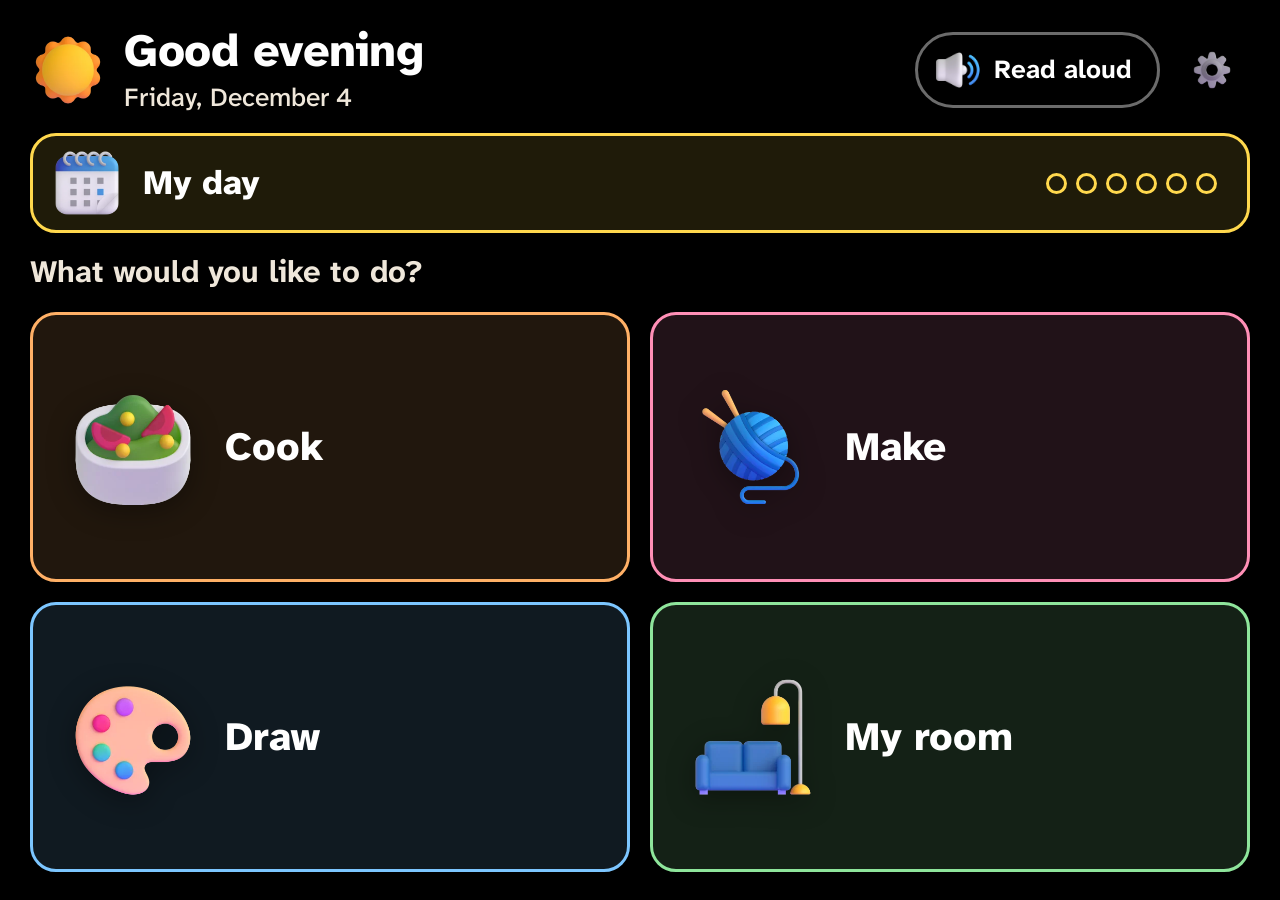
<file: index.html>
<!doctype html>
<html lang="en">
<head>
  <meta charset="utf-8">
  <meta name="viewport" content="width=device-width, initial-scale=1, viewport-fit=cover">
  <meta name="application-name" content="Gulzar">
  <meta name="description" content="Cook and make one step at a time, and draw with your own hand, with big pictures and a voice.">
  <meta name="mrbd-web-app-capable" content="yes">
  <meta name="robots" content="noindex, nofollow">
  <meta name="theme-color" content="#000000">
  <title>Gulzar</title>
  <link rel="icon" href="icon.svg" type="image/svg+xml">
  <link rel="manifest" href="manifest.webmanifest">
  <link rel="apple-touch-icon" href="icon-192.png">
  <link rel="preload" href="fonts/atkinson-latin.woff2" as="font" type="font/woff2" crossorigin>
  <link rel="stylesheet" href="style.css">
</head>
<body>
  <main id="screen" class="screen"></main>
  <div id="toast" class="toast" role="status" aria-live="polite" hidden></div>
  <noscript><p class="noscript">Gulzar needs JavaScript to run.</p></noscript>
  <script src="content.js"></script>
  <script src="app.js"></script>
</body>
</html>
</file>
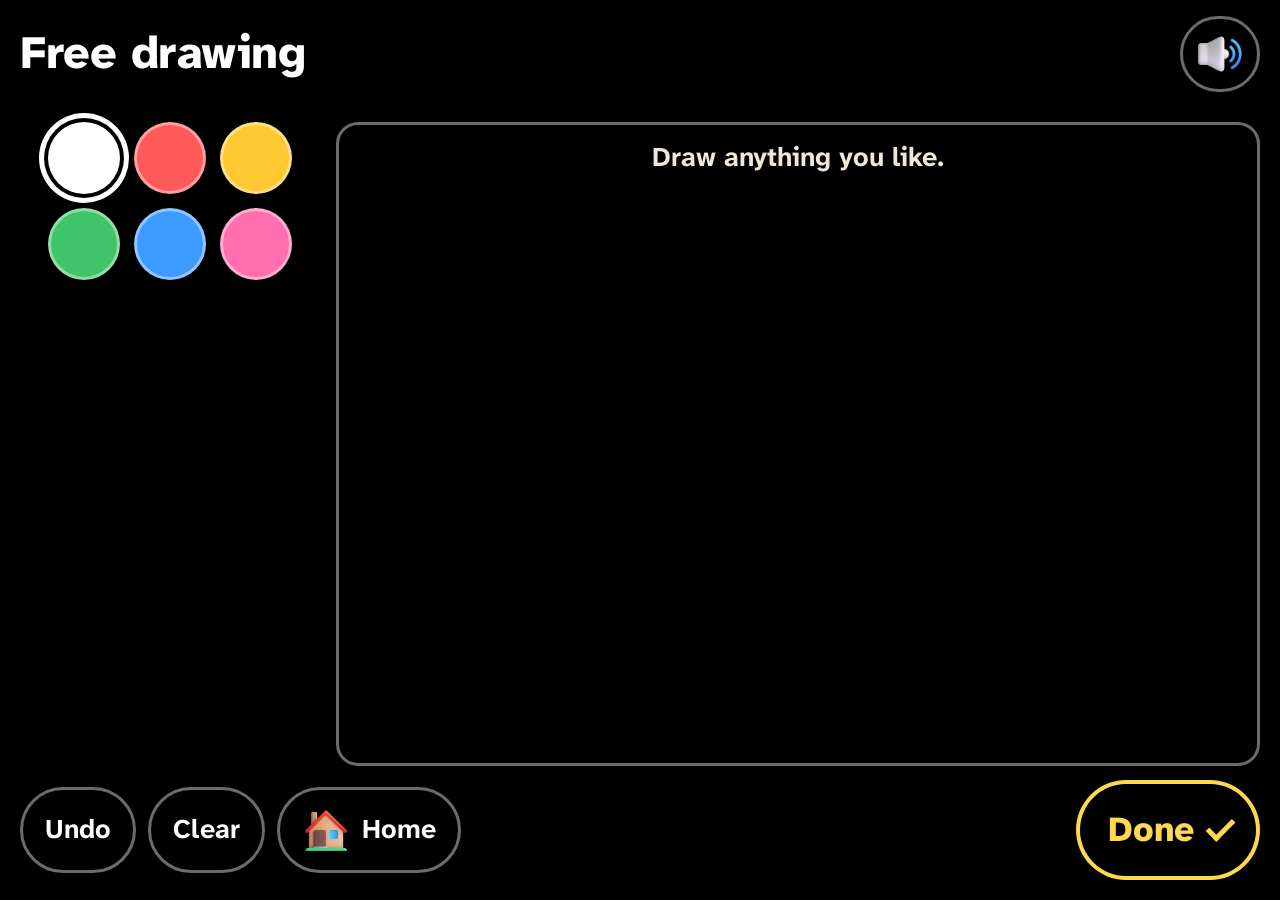
<file: draw.html>
<!doctype html>
<html lang="en">
<head>
  <meta charset="utf-8">
  <meta name="viewport" content="width=device-width, initial-scale=1, viewport-fit=cover">
  <meta name="application-name" content="Gulzar">
  <meta name="description" content="Draw with your own hand: trace the outline or draw your own way.">
  <meta name="mrbd-web-app-capable" content="yes">
  <meta name="robots" content="noindex, nofollow">
  <meta name="theme-color" content="#000000">
  <title>Gulzar</title>
  <!-- Pinch-and-drag on Meta Ray-Ban Display: the glasses read this once, when the page loads, so it has to be in
       the page's first stylesheet. It is only on this page; the rest of the app keeps the usual swipe and pinch. -->
  <style>body { touch-action: none; }</style>
  <link rel="icon" href="icon.svg" type="image/svg+xml">
  <link rel="manifest" href="manifest.webmanifest">
  <link rel="preload" href="fonts/atkinson-latin.woff2" as="font" type="font/woff2" crossorigin>
  <link rel="stylesheet" href="style.css">
</head>
<body class="drawpage">
  <main id="screen" class="screen"></main>
  <div id="toast" class="toast" role="status" aria-live="polite" hidden></div>
  <noscript><p class="noscript">Gulzar needs JavaScript to run.</p></noscript>
  <script src="content.js"></script>
  <script src="app.js"></script>
</body>
</html>
</file>
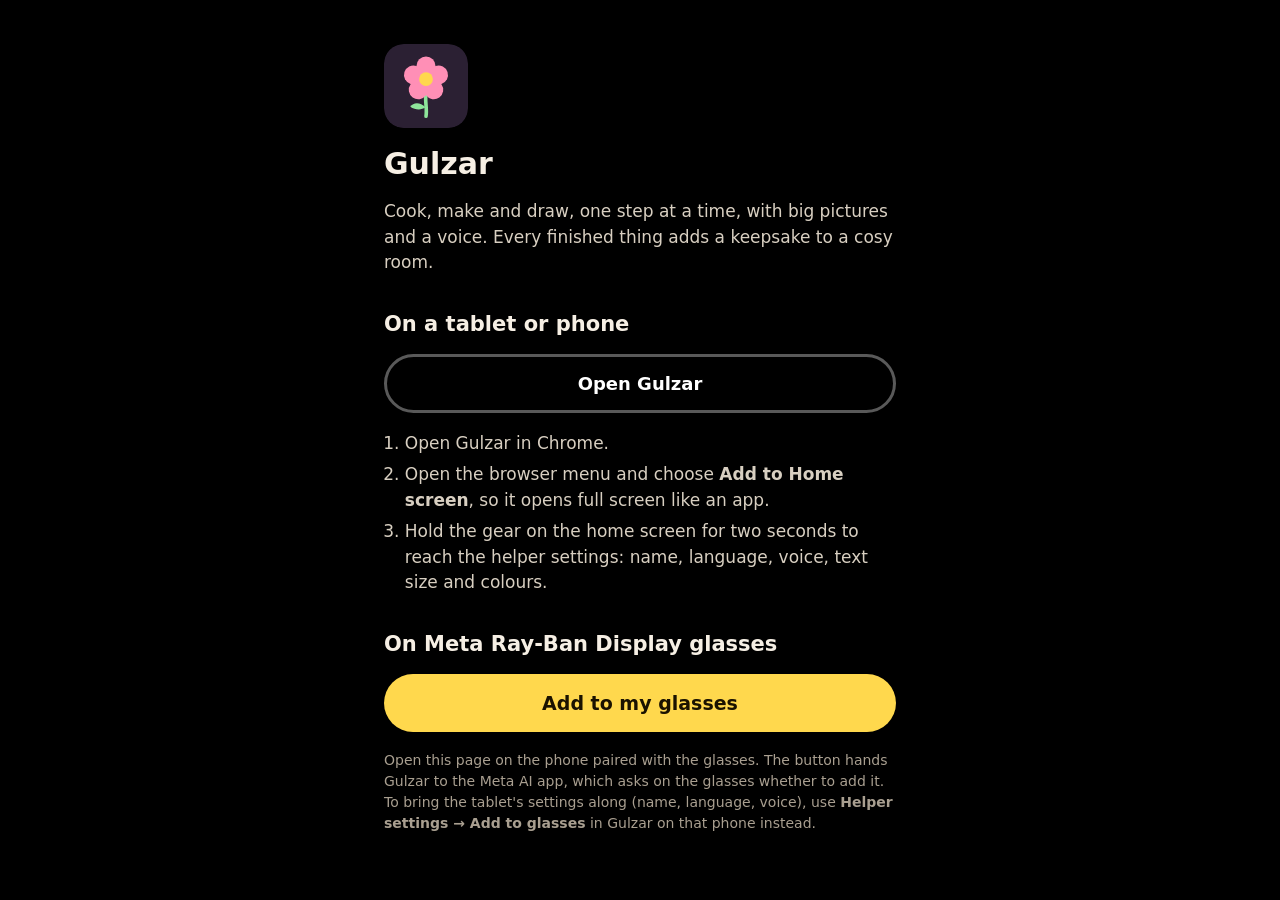
<file: install.html>
<!doctype html>
<html lang="en">
<head>
  <meta charset="utf-8">
  <meta name="viewport" content="width=device-width, initial-scale=1">
  <meta name="robots" content="noindex, nofollow">
  <title>Add Gulzar</title>
  <link rel="icon" href="icon.svg" type="image/svg+xml">
  <style>
    :root { color-scheme: dark; }
    html, body { margin: 0; background: #000; color: #f6efe4; font-family: system-ui, -apple-system, "Segoe UI", Roboto, sans-serif; }
    main { max-inline-size: 32rem; margin: 0 auto; padding: 44px 20px 56px; display: flex; flex-direction: column; gap: 18px; }
    img { inline-size: 84px; block-size: 84px; border-radius: 20px; }
    h1 { margin: 0; font-size: 30px; }
    h2 { margin: 18px 0 0; font-size: 21px; }
    p, li { margin: 0; line-height: 1.5; color: #d8cfc1; font-size: 17px; }
    ol { margin: 0; padding-inline-start: 1.3em; display: flex; flex-direction: column; gap: 6px; }
    a.add { display: block; text-align: center; padding: 18px 20px; border-radius: 999px; background: #ffd84d; color: #1a1200; font-weight: 800; font-size: 19px; text-decoration: none; }
    a.open { display: block; text-align: center; padding: 16px 20px; border-radius: 999px; border: 3px solid rgba(255,255,255,.35); color: #fff; font-weight: 700; font-size: 18px; text-decoration: none; }
    a:focus-visible { outline: 4px solid #fff; outline-offset: 3px; }
    small { color: #a99f90; line-height: 1.5; font-size: 14px; }
  </style>
</head>
<body>
  <main>
    <img src="icon.svg" alt="">
    <h1>Gulzar</h1>
    <p>Cook, make and draw, one step at a time, with big pictures and a voice. Every finished thing adds a keepsake to a cosy room.</p>

    <h2>On a tablet or phone</h2>
    <a class="open" href="./">Open Gulzar</a>
    <ol>
      <li>Open Gulzar in Chrome.</li>
      <li>Open the browser menu and choose <b>Add to Home screen</b>, so it opens full screen like an app.</li>
      <li>Hold the gear on the home screen for two seconds to reach the helper settings: name, language, voice, text size and colours.</li>
    </ol>

    <h2>On Meta Ray-Ban Display glasses</h2>
    <a class="add" href="fb-viewapp://web_app_deep_link?appName=Gulzar&amp;appUrl=https%3A%2F%2Fbaklarrrr.github.io%2Fgulzar%2F">Add to my glasses</a>
    <small>Open this page on the phone paired with the glasses. The button hands Gulzar to the Meta AI app, which asks on the glasses whether to add it. To bring the tablet's settings along (name, language, voice), use <b>Helper settings → Add to glasses</b> in Gulzar on that phone instead.</small>
  </main>
</body>
</html>
</file>
<file: style.css>
/* Gulzar. One clear thing per screen: a big picture, a few big words, one obvious next button.
   Dark by default (less glare, and black is see-through on the glasses' additive display). On the glasses
   the room is drawn in light lines only, and outlines are rim-lit (brightest along the top edge), so the
   wearer still sees the world behind. Nothing animates on its own except the short welcome of a new keepsake;
   presses answer with a small spring, and a swipe past the end of a row with a small nudge. */

@font-face {
  font-family: "Atkinson Next";
  src: url("fonts/atkinson-latin.woff2") format("woff2");
  font-weight: 200 800;
  font-display: swap;
  unicode-range: U+0000-00FF, U+0131, U+0152-0153, U+02BB-02BC, U+02C6, U+02DA, U+02DC, U+0304, U+0308, U+0329, U+2000-206F, U+20AC, U+2122, U+2191, U+2193, U+2212, U+2215, U+FEFF, U+FFFD;
}
@font-face {
  font-family: "Atkinson Next";
  src: url("fonts/atkinson-latin-ext.woff2") format("woff2");
  font-weight: 200 800;
  font-display: swap;
  unicode-range: U+0100-02BA, U+02BD-02C5, U+02C7-02CC, U+02CE-02D7, U+02DD-02FF, U+1D00-1DBF, U+1E00-1E9F, U+1EF2-1EFF, U+2020, U+20A0-20AB, U+20AD-20C4, U+2113, U+2C60-2C7F, U+A720-A7FF;
}
@font-face {
  font-family: "Nastaliq Urdu";
  src: url("fonts/nastaliq-arabic.woff2") format("woff2");
  font-weight: 400 700;
  font-display: swap;
  unicode-range: U+0600-06FF, U+0750-077F, U+0870-08FF, U+200C-200E, U+2010-2011, U+204F, U+2E41, U+FB50-FDFF, U+FE70-FEFC;
}

:root {
  --rem: 20px;
  --scale: 1;
  --bg: #000;
  --paper: #000;
  --ink: #fff;
  --soft: #efe7da;
  --dim: #c2b8aa;
  --line: rgba(255, 255, 255, 0.42);
  --mat: #3a2d42;
  --sun: #ffd84d;
  --sun-ink: #1a1200;
  --sun-t: rgba(255, 216, 77, 0.16);
  --cook: #ffb066;
  --cook-t: rgba(255, 176, 102, 0.13);
  --make: #ff8fb6;
  --make-t: rgba(255, 143, 182, 0.13);
  --draw: #7cc6ff;
  --draw-t: rgba(124, 198, 255, 0.13);
  --room: #8ee59b;
  --room-t: rgba(142, 229, 155, 0.14);
  --day: #ffd84d;
  --day-t: rgba(255, 216, 77, 0.12);
  --henna: #e8955a;
  --toastbg: #1c1710;
  --focus-ring: 0 0 0 4px var(--bg), 0 0 0 10px var(--sun), 0 0 30px 8px rgba(255, 216, 77, 0.45);
  --r: 26px;
  /* room */
  --wall: #2b2033;
  --floor: #3b2b22;
  --boards: rgba(255, 255, 255, 0.06);
  --wood: #9a6a44;
  --rug: #5a3550;
  --sky: #5fb6f0;
  --skynight: #1a2550;
  --trim: #e9d6be;
  --frame: #e2c08f;
  --framebg: #000;
  --roomline: #ffce8a;
  --font: "Atkinson Next", system-ui, -apple-system, "Segoe UI", Roboto, sans-serif;
  --urdu: "Nastaliq Urdu", "Noto Nastaliq Urdu", "Jameel Noori Nastaleeq";
  --check: url("data:image/svg+xml,%3Csvg xmlns='http://www.w3.org/2000/svg' viewBox='0 0 24 24'%3E%3Cpath d='M5 12.5l4.2 4.2L19 7' fill='none' stroke='%23000' stroke-width='3.4' stroke-linecap='round' stroke-linejoin='round'/%3E%3C/svg%3E");
}

.theme-light {
  --bg: #fff7ea;
  --paper: #fff;
  --ink: #1c140c;
  --soft: #3e3124;
  --dim: #6e5e4c;
  --line: rgba(28, 20, 12, 0.5);
  --mat: #f3e3d0;
  --sun: #ffd13b;
  --sun-ink: #1c140c;
  --sun-t: rgba(255, 209, 59, 0.3);
  --cook: #c25e0e;
  --cook-t: rgba(194, 94, 14, 0.09);
  --make: #b8336a;
  --make-t: rgba(184, 51, 106, 0.08);
  --draw: #1e6fb5;
  --draw-t: rgba(30, 111, 181, 0.08);
  --room: #2e8b45;
  --room-t: rgba(46, 139, 69, 0.12);
  --day: #9a6c00;
  --day-t: rgba(255, 209, 59, 0.22);
  --henna: #9a4a1c;
  --toastbg: #fff;
  --focus-ring: 0 0 0 4px var(--bg), 0 0 0 9px #1c140c;
  --wall: #f6e3cf;
  --floor: #d9b48c;
  --boards: rgba(120, 80, 40, 0.22);
  --wood: #9a6438;
  --rug: #e8b4b8;
  --sky: #bfe6ff;
  --skynight: #3b4a7a;
  --trim: #fff;
  --frame: #9a6438;
  --framebg: #fff;
}

html { font-size: calc(var(--rem) * var(--scale)); background: var(--bg); }
.size-xl { --scale: 1.22; }
* { box-sizing: border-box; }
[hidden] { display: none !important; }

html, body { margin: 0; min-height: 100%; }
body {
  background: var(--bg);
  color: var(--ink);
  font-family: var(--font);
  font-weight: 500;
  line-height: 1.25;
  -webkit-font-smoothing: antialiased;
  text-rendering: optimizeLegibility;
  overscroll-behavior: none;
}
html[lang="ur"] body { font-family: var(--urdu), var(--font); line-height: 1.85; }

.screen {
  height: 100vh;
  height: 100dvh;
  overflow: hidden;
  max-width: 1500px;
  margin: 0 auto;
  display: flex;
  flex-direction: column;
  gap: 1rem;
  padding: 1.3rem 1.5rem 1.4rem;
}

p { margin: 0; }
h1, h2 { margin: 0; font-weight: 800; letter-spacing: -0.01em; }
h1 { font-size: 2.3rem; line-height: 1.12; }
h1:focus { outline: none; }
html[lang="ur"] h1, html[lang="ur"] h2 { letter-spacing: 0; line-height: 1.45; font-weight: 700; }
html[lang="ur"] .sub, html[lang="ur"] .ask { line-height: 1.5; }

.pic { display: block; object-fit: contain; user-select: none; -webkit-user-drag: none; pointer-events: none; }

button, .seg {
  font: inherit;
  color: inherit;
  background: none;
  border: 0;
  margin: 0;
  padding: 0;
  cursor: pointer;
  -webkit-tap-highlight-color: transparent;
  touch-action: manipulation;
  transition: transform 260ms cubic-bezier(0.3, 1.5, 0.5, 1), box-shadow 120ms ease, background-color 120ms ease, border-color 120ms ease;
}
button:focus, .seg:focus { outline: none; }
button:focus-visible, .seg:focus-visible, .mode-glasses button:focus, .mode-glasses .seg:focus { box-shadow: var(--focus-ring); }
button:active { transform: scale(0.96); transition: transform 60ms ease-out; }
.pressed { animation: press 280ms cubic-bezier(0.3, 1.5, 0.5, 1); }
@keyframes press { from { transform: scale(0.95); } to { transform: none; } }
.nudge-up { animation: nudge-up 300ms cubic-bezier(0.3, 1.5, 0.5, 1); }
.nudge-down { animation: nudge-down 300ms cubic-bezier(0.3, 1.5, 0.5, 1); }
.nudge-left { animation: nudge-left 300ms cubic-bezier(0.3, 1.5, 0.5, 1); }
.nudge-right { animation: nudge-right 300ms cubic-bezier(0.3, 1.5, 0.5, 1); }
@keyframes nudge-up { 40% { transform: translateY(-6px); } }
@keyframes nudge-down { 40% { transform: translateY(6px); } }
@keyframes nudge-left { 40% { transform: translateX(-6px); } }
@keyframes nudge-right { 40% { transform: translateX(6px); } }
button[disabled] { opacity: 0.3; cursor: default; }
.unseen { visibility: hidden; }
.pill > span, .primary > span { white-space: nowrap; }

/* arrows and ticks drawn from borders, so they follow the text colour and flip for Urdu */
.arrow, .check { display: inline-block; flex: none; border: solid currentColor; }
.arrow { width: 0.62em; height: 0.62em; border-width: 0 0.16em 0.16em 0; transform: rotate(-45deg); margin-inline-start: 0.1em; }
.arrow.back { transform: rotate(135deg); }
[dir="rtl"] .arrow { transform: rotate(135deg); }
[dir="rtl"] .arrow.back { transform: rotate(-45deg); }
.check { width: 0.42em; height: 0.78em; border-width: 0 0.16em 0.16em 0; transform: translateY(-0.08em) rotate(45deg); margin-inline-start: 0.15em; }

/* ---- header ------------------------------------------------------------------------------------------- */
.top { display: flex; align-items: center; justify-content: space-between; gap: 1rem; flex: none; }
.titles { display: flex; align-items: center; gap: 0.9rem; min-width: 0; }
.titlepic { width: 3.8rem; height: 3.8rem; flex: none; }
.sub { margin-top: 0.15rem; font-size: 1.3rem; color: var(--soft); }
.tools { display: flex; align-items: center; gap: 0.7rem; flex: none; }

.read {
  display: inline-flex;
  align-items: center;
  gap: 0.55rem;
  min-height: 3.8rem;
  padding: 0 1.25rem 0 0.75rem;
  border-radius: 999px;
  border: 3px solid var(--line);
  font-size: 1.3rem;
  font-weight: 700;
}
.read .pic { width: 2.5rem; height: 2.5rem; }
.read.icon { padding: 0 0.6rem; }
.read.icon span { display: none; }
.speaking .read { border-color: var(--sun); background: var(--sun-t); }

.gear { position: relative; width: 3.8rem; height: 3.8rem; border-radius: 50%; display: grid; place-items: center; overflow: hidden; }
.gear .pic { width: 2.1rem; height: 2.1rem; opacity: 0.75; }
.theme-light .gear .pic { opacity: 1; }
[data-hold] { position: relative; overflow: hidden; touch-action: none; -webkit-user-select: none; user-select: none; }
.holdfill { position: absolute; inset: 0; background: var(--sun-t); transform: scaleX(0); transform-origin: left center; pointer-events: none; }
[dir="rtl"] .holdfill { transform-origin: right center; }
.gear .holdfill { border-radius: 50%; transform: scale(0); transform-origin: center; }
.holding .holdfill { transform: none; transition: transform var(--hold, 2s) linear; }

/* ---- home ----------------------------------------------------------------------------------------------- */
.k-cook { --k: var(--cook); --kt: var(--cook-t); }
.k-make { --k: var(--make); --kt: var(--make-t); }
.k-draw { --k: var(--draw); --kt: var(--draw-t); }
.k-room { --k: var(--room); --kt: var(--room-t); }

.daystrip {
  display: flex;
  align-items: center;
  gap: 1rem;
  width: 100%;
  min-height: 5rem;
  padding: 0.5rem 1.5rem 0.5rem 0.9rem;
  border-radius: var(--r);
  border: 3px solid var(--day);
  background: var(--day-t);
  text-align: start;
  flex: none;
}
.daystrip .pic { width: 3.6rem; height: 3.6rem; flex: none; }
.daystrip .label { font-size: 1.7rem; font-weight: 800; white-space: nowrap; }
.pips { display: inline-flex; flex-wrap: wrap; justify-content: flex-end; min-width: 0; gap: 0.45rem; margin-inline-start: auto; }
.pips i { width: 1.05rem; height: 1.05rem; border-radius: 50%; border: 3px solid var(--day); }
.pips i.on { background: var(--day); }
.daystrip .count { margin-inline-start: auto; font-size: 1.3rem; color: var(--soft); font-weight: 700; text-align: end; }

.ask { font-size: 1.55rem; color: var(--soft); font-weight: 700; flex: none; }

.tiles { flex: 1; min-height: 0; overflow: auto; padding: 12px; margin: -12px; display: grid; grid-template-columns: repeat(2, minmax(0, 1fr)); grid-auto-rows: minmax(7.5rem, 1fr); gap: 1rem; }
.tile {
  display: flex;
  align-items: center;
  gap: 1.3rem;
  padding: 1rem 1.7rem;
  border-radius: var(--r);
  border: 3px solid var(--k);
  background: var(--kt);
  font-size: 2rem;
  font-weight: 800;
  text-align: start;
  line-height: 1.1;
}
.tile .pic { width: 6.6rem; height: 6.6rem; flex: none; filter: drop-shadow(0 6px 14px rgba(0, 0, 0, 0.35)); }
.tiles.n3 .tile:last-child { grid-column: 1 / -1; }
.size-xl:not(.mode-glasses) .ask { display: none; }
.size-xl:not(.mode-glasses) [data-screen="home"] h1 { font-size: 2.05rem; }
.size-xl:not(.mode-glasses) .tiles { grid-auto-rows: minmax(6.5rem, 1fr); }
.size-xl:not(.mode-glasses) .tile .pic { width: 5.2rem; height: 5.2rem; }
.size-xl:not(.mode-glasses) .pics.step .pic { width: 9rem; }
.size-xl:not(.mode-glasses) .pics.step.n3 .pic, .size-xl:not(.mode-glasses) .pics.step.n4 .pic { width: 6.6rem; }
.size-xl:not(.mode-glasses) .needgrid { grid-template-columns: repeat(auto-fill, minmax(10rem, 1fr)); }
.size-xl:not(.mode-glasses) .need .pic { width: 3.8rem; height: 3.8rem; }
.size-xl:not(.mode-glasses) .calm { display: none; }
.size-xl:not(.mode-glasses) .dayrow { min-height: 4.4rem; font-size: 1.45rem; padding-block: 0.3rem; }
.size-xl:not(.mode-glasses) .dayrow .pic { width: 3.3rem; height: 3.3rem; }
.size-xl:not(.mode-glasses) .dayrow .tickmark { inset-inline-start: 2.6rem; width: 1.8rem; height: 1.8rem; }
.size-xl .dayhint .grow { display: none; }
.size-xl:not(.mode-glasses) .dayhead .stage { width: 3.4rem; height: 3.4rem; }
.size-xl:not(.mode-glasses) .dayhint { font-size: 1.2rem; }
.size-xl:not(.mode-glasses) .need { padding: 0.45rem 0.35rem 0.55rem; font-size: 1.05rem; gap: 0.2rem; }
.size-xl:not(.mode-glasses) .needgrid { grid-template-columns: repeat(auto-fill, minmax(9rem, 1fr)); gap: 0.6rem; }
.size-xl:not(.mode-glasses) .need .pic { width: 3.8rem; height: 3.8rem; }
.size-xl:not(.mode-glasses) .intro .hint { display: none; }
html[lang="ur"].size-xl .need { line-height: 1.45; }
html[lang="ur"].size-xl .needs h2 { margin-bottom: 0.3rem; font-size: 1.45rem; }

html[lang="ur"].size-xl:not(.mode-glasses) .dayrow { font-size: 1.3rem; line-height: 1.45; }
html[lang="ur"].mode-glasses.size-xl .need { font-size: 1.2rem; padding-block: 0.25rem; }
html[lang="ur"].mode-glasses.size-xl .need .pic { width: 3.3rem; height: 3.3rem; }
html[lang="ur"].mode-glasses.size-xl .needs h2 { font-size: 1.3rem; margin-bottom: 2px; }
.size-xl:not(.mode-glasses) .keepsake { width: 10rem; height: 10rem; }
.size-xl:not(.mode-glasses) .pics.keepsakes .pic { width: 8.2rem; }
.size-xl:not(.mode-glasses) .drawn { width: 15rem; height: 10.2rem; }
@media (min-width: 700px) {
  .size-xl:not(.mode-glasses) .cards.k-draw, html[lang="ur"]:not(.mode-glasses) .cards.k-draw { grid-template-columns: repeat(2, minmax(0, 1fr)); }
  .size-xl:not(.mode-glasses) .cards.k-draw .card, html[lang="ur"]:not(.mode-glasses) .cards.k-draw .card { flex-direction: row; justify-content: flex-start; text-align: start; }
  .size-xl:not(.mode-glasses) .cards.k-draw .meta, html[lang="ur"]:not(.mode-glasses) .cards.k-draw .meta { display: none; }
  .size-xl:not(.mode-glasses) .cards.k-draw .artbox, html[lang="ur"]:not(.mode-glasses) .cards.k-draw .artbox { width: 4.6rem; height: 4.6rem; }
  .size-xl:not(.mode-glasses) .cards.k-draw .pics .pic, html[lang="ur"]:not(.mode-glasses) .cards.k-draw .pics .pic { width: 4.6rem; }
  html[lang="ur"].size-xl:not(.mode-glasses) .cards.k-draw .card { padding-block: 0.5rem; }
  html[lang="ur"].size-xl:not(.mode-glasses) .cards.k-draw .name { font-size: 1.5rem; line-height: 1.45; }
}
html[lang="ur"].size-xl .say { font-size: 1.9rem; line-height: 1.75; }
html[lang="ur"].size-xl .step-top h1 { line-height: 1.45; }
html[lang="ur"].size-xl .donebox h1 { font-size: 2.2rem; line-height: 1.5; }
html[lang="ur"].size-xl .donebox { gap: 0.3rem; }

/* ---- lists ---------------------------------------------------------------------------------------------- */
.cards { flex: 1; min-height: 0; overflow: auto; padding: 12px; margin: -12px; display: grid; grid-template-columns: repeat(3, minmax(0, 1fr)); grid-auto-rows: minmax(0, 1fr); gap: 1rem; }
.cards.n4 { grid-template-columns: repeat(2, minmax(0, 1fr)); }
.card {
  display: flex;
  flex-direction: column;
  align-items: center;
  justify-content: center;
  gap: 0.9rem;
  padding: 1.2rem 1rem;
  border-radius: var(--r);
  border: 3px solid var(--k);
  background: var(--kt);
  text-align: center;
  min-height: 0;
}
.cardtext { display: flex; flex-direction: column; gap: 0.25rem; min-width: 0; }
.card .name { overflow-wrap: break-word; }
.card .name { font-size: 1.8rem; font-weight: 800; line-height: 1.12; }
.card .meta { font-size: 1.2rem; color: var(--soft); font-weight: 600; }
.card .pics { max-width: 100%; }
.card .pics .pic { width: 5.4rem; height: auto; aspect-ratio: 1; flex: 0 1 auto; min-width: 0; }
.card .pics.n3 .pic { width: 4.2rem; }
html[lang="ur"] .card .name { line-height: 1.6; }

.pics { display: inline-flex; align-items: center; justify-content: center; flex: none; }
.pics .pic { width: 6rem; height: 6rem; filter: drop-shadow(0 6px 12px rgba(0, 0, 0, 0.35)); }
.pics .pic + .pic { margin-inline-start: 0.35rem; }

.artbox { display: block; width: 7.5rem; height: 7.5rem; flex: none; }
.cards.k-draw .artbox { width: 5.5rem; height: 5.5rem; }
.artbox.big { width: 15rem; height: auto; aspect-ratio: 1; max-width: 100%; max-height: 100%; }
.artbox svg { width: 100%; height: 100%; display: block; }

.art { overflow: visible; fill: none; stroke: var(--ink); color: var(--ink); stroke-width: 6; stroke-linecap: round; stroke-linejoin: round; }
.art g.new { stroke: var(--sun); color: var(--sun); }
.art g.ghost { opacity: 0.4; }
.theme-light .art g.new { stroke: #9a6c00; color: #9a6c00; }
.art g.henna { stroke: var(--henna); color: var(--henna); }
.art .dot { fill: currentColor; stroke: none; }

/* ---- you will need ------------------------------------------------------------------------------------ */
.intro { flex: 1; min-height: 0; overflow: auto; display: flex; flex-direction: column; padding: 6px; margin: -6px; }
.needs { flex: 1; min-height: 0; display: flex; flex-direction: column; }
.pics.lead .pic { width: 4.4rem; height: 4.4rem; }
.pics.lead .pic + .pic { margin-inline-start: 0.2rem; }
.artbox.lead { width: 4.6rem; height: 4.6rem; }
.needs h2 { font-size: 1.7rem; margin-bottom: 0.7rem; }
.needgrid { display: grid; grid-template-columns: repeat(auto-fill, minmax(11rem, 1fr)); gap: 0.8rem; align-content: start; }
.need {
  position: relative;
  display: flex;
  flex-direction: column;
  align-items: center;
  gap: 0.35rem;
  padding: 0.75rem 0.5rem 0.8rem;
  border-radius: 20px;
  border: 3px solid var(--line);
  font-size: 1.15rem;
  font-weight: 700;
  line-height: 1.15;
  text-align: center;
}
html[lang="ur"] .need { line-height: 1.7; }
html[lang="ur"] .daystrip { padding-block: 0.85rem 0.6rem; line-height: 1.9; }
html[lang="ur"] .dayrow { padding-block: 0.45rem; line-height: 1.55; }
html[lang="ur"] .helper { padding-block: 0.4rem; margin-bottom: 1.4rem; line-height: 2; }
.need .pic { width: 4.6rem; height: 4.6rem; }
.need.got { border-color: var(--room); background: var(--room-t); }
.tickmark { position: absolute; top: 0.45rem; inset-inline-end: 0.45rem; width: 1.7rem; height: 1.7rem; border-radius: 50%; border: 3px solid var(--line); }
.got .tickmark, .on .tickmark { background: var(--room) var(--check) center / 74% no-repeat; border-color: var(--room); }
.hint { margin-top: 0.8rem; font-size: 1.2rem; color: var(--soft); }

/* ---- bottom bar ----------------------------------------------------------------------------------------- */
.bar { display: flex; flex-wrap: wrap; align-items: center; justify-content: flex-end; gap: 0.8rem 1rem; margin-top: auto; flex: none; }
.bar .spacer { flex: 1 1 0; min-width: 0; }
.primary {
  display: inline-flex;
  align-items: center;
  justify-content: center;
  gap: 0.7rem;
  min-height: 5rem;
  padding: 0 2.3rem;
  border-radius: 999px;
  background: var(--sun);
  color: var(--sun-ink);
  font-size: 1.75rem;
  font-weight: 800;
}
.primary .pic { width: 2.7rem; height: 2.7rem; }
.theme-light .primary { box-shadow: inset 0 0 0 3px #1c140c; }
.theme-light .primary:focus-visible { box-shadow: inset 0 0 0 3px #1c140c, var(--focus-ring); }
.pill {
  display: inline-flex;
  align-items: center;
  gap: 0.6rem;
  min-height: 4.3rem;
  padding: 0 1.4rem;
  border-radius: 999px;
  border: 3px solid var(--line);
  font-size: 1.35rem;
  font-weight: 700;
}
.pill .pic { width: 2.4rem; height: 2.4rem; }


/* ---- a step ---------------------------------------------------------------------------------------------- */
.step-top .sub { display: flex; align-items: center; gap: 0.9rem; flex-wrap: wrap; }
.dots { display: inline-flex; gap: 0.4rem; }
.dots i { width: 0.85rem; height: 0.85rem; border-radius: 50%; background: var(--line); }
.dots i.on { background: var(--sun); }
.theme-light .dots i.on { background: var(--day); }
.theme-light .pic { filter: drop-shadow(0 0 0.7px rgba(28, 20, 12, 0.9)); }

.stepbody { flex: 1; min-height: 0; overflow: auto; display: grid; grid-template-columns: minmax(0, 1fr) minmax(0, 1.3fr); gap: 1.8rem; align-items: center; }
.stepart { align-self: stretch; min-width: 0; min-height: 0; display: flex; align-items: center; justify-content: center; }
.pics.step { width: 100%; height: 100%; max-width: 100%; max-height: 100%; }
.pics.step .pic { flex: 0 1 auto; min-width: 0; }
.pics.step .pic { width: 12rem; height: auto; aspect-ratio: 1; max-width: 92%; max-height: 100%; }
.pics.step.n2 .pic { width: 10rem; max-width: 54%; }
.pics.step.n3 .pic { width: 7.6rem; max-width: 38%; }
.pics.step.n4 .pic { width: 6.4rem; max-width: 30%; }
.say { font-size: 2.3rem; font-weight: 700; line-height: 1.28; text-wrap: pretty; }
html[lang="ur"] .say { line-height: 1.9; }
.helper {
  display: flex;
  align-items: center;
  gap: 0.8rem;
  width: fit-content;
  max-width: 100%;
  margin: 0 0 1rem;
  padding: 0.5rem 1.3rem 0.5rem 0.8rem;
  border-radius: 10px;
  border-inline-start: 12px solid var(--make);
  background: var(--make-t);
  font-size: 1.7rem;
  font-weight: 800;
}
.helper .pic { width: 3.2rem; height: 3.2rem; }
.calm { margin-top: 1rem; font-size: 1.35rem; color: var(--soft); }


/* ---- finished ------------------------------------------------------------------------------------------- */
.donebox { flex: 1; min-height: 0; overflow: auto; display: flex; flex-direction: column; align-items: center; justify-content: center; gap: 0.7rem; text-align: center; }
.celebrate { position: relative; margin-bottom: 0.4rem; }
.keepsake { width: 13rem; height: 13rem; animation: settle 650ms cubic-bezier(0.2, 0.9, 0.3, 1.25) both; filter: drop-shadow(0 10px 24px rgba(0, 0, 0, 0.4)); }
.drawing { display: block; width: 100%; height: 100%; color: var(--ink); overflow: visible; }
.roomsvg .drawing { color: var(--ink); }
.drawn { display: block; width: 18rem; height: 12.5rem; padding: 0.6rem; object-fit: contain; background: var(--paper); border-radius: 12px; border: 10px solid var(--frame); animation: settle 650ms cubic-bezier(0.2, 0.9, 0.3, 1.25) both; }
.pics.keepsakes { max-width: 100%; }
.pics.keepsakes .pic { width: 10rem; height: auto; aspect-ratio: 1; flex: 0 1 auto; min-width: 0; }
.spark { position: absolute; width: 5.2rem; height: 5.2rem; top: -1.4rem; inset-inline-end: -0.8rem; animation: settle 700ms ease-out 180ms both; }
.drawn + .spark { width: 3.4rem; height: 3.4rem; top: -1.1rem; inset-inline-end: -1.5rem; }
@media (min-width: 700px) and (min-height: 600px) {
  .drawn { width: 21rem; height: 15.75rem; }
  .size-xl:not(.mode-glasses) .drawn { width: 18rem; height: 13.5rem; }
}
.donebox h1 { font-size: 2.6rem; }
.praise { font-size: 1.9rem; font-weight: 800; color: var(--sun); }
.theme-light .praise { color: var(--day); }
.keeptext { display: flex; align-items: center; justify-content: center; gap: 0.6rem; font-size: 1.5rem; color: var(--soft); max-width: 36ch; }
.keeptext .inline { width: 3.2rem; height: 3.2rem; flex: none; }
@keyframes settle {
  from { transform: scale(0.6) translateY(1rem); opacity: 0; }
  to { transform: none; opacity: 1; }
}

/* ---- room --------------------------------------------------------------------------------------------- */
.roombox { flex: 1; min-height: 0; position: relative; }
.roomsvg { position: absolute; inset: 0; display: block; width: 100%; height: 100%; }
.roomsvg .wall { fill: var(--wall); }
.roomsvg .floor { fill: var(--floor); }
.roomsvg .boards { stroke: var(--boards); stroke-width: 3; fill: none; }
.roomsvg .skirting { stroke: var(--trim); stroke-width: 8; }
.roomsvg .window { fill: var(--sky); stroke: var(--trim); stroke-width: 12; }
.roomsvg.sky-night .window { fill: var(--skynight); }
.roomsvg .mullion { stroke: var(--trim); stroke-width: 8; fill: none; }
.roomsvg .sill { fill: var(--trim); }
.roomsvg .shelf, .roomsvg .table { fill: var(--wood); }
.roomsvg .bracket, .roomsvg .legs { stroke: var(--wood); stroke-width: 14; stroke-linecap: round; fill: none; }
.roomsvg .rug { fill: var(--rug); }
.roomsvg .frame { fill: var(--framebg); stroke: var(--frame); stroke-width: 10; }
.roomsvg .frame.empty { fill: var(--mat); }
.roomsvg .thing { filter: drop-shadow(0 8px 10px rgba(0, 0, 0, 0.35)); }
.roomsvg .sunpatch { fill: rgba(255, 226, 160, 0.13); }
.roomsvg.sky-night .sunpatch { fill: rgba(170, 190, 255, 0.07); }
.theme-light .roomsvg .sunpatch { fill: rgba(255, 236, 190, 0.5); }
.theme-light .roomsvg.sky-night .sunpatch { fill: rgba(150, 175, 230, 0.22); }
.roomsvg .rail { stroke: var(--trim); stroke-width: 5; opacity: 0.35; }
.mode-glasses .roomsvg :is(.walltone, .sunpatch, .lampglow, .rail) { display: none; }
.roomline { text-align: center; font-size: 1.45rem; color: var(--soft); flex: none; }

.things { list-style: none; margin: 0; padding: 0.4rem; flex: 1; min-height: 0; overflow: auto; display: grid; grid-template-columns: repeat(auto-fill, minmax(22rem, 1fr)); align-content: start; gap: 0.8rem; }
.thingrow { display: flex; align-items: center; gap: 1rem; width: 100%; padding: 0.6rem 1rem; border-radius: 20px; border: 3px solid var(--line); text-align: start; }
.thingrow .pic { width: 4.5rem; height: 4.5rem; flex: none; }
.thingrow .thumb { display: block; padding: 0.2rem; width: 4.5rem; height: 4.5rem; flex: none; object-fit: cover; border-radius: 8px; border: 4px solid var(--frame); background: var(--paper); }
.tt { min-width: 0; }
.tt .name { display: block; font-size: 1.5rem; font-weight: 800; }
.tt .meta { display: block; font-size: 1.2rem; color: var(--soft); }

/* ---- my day --------------------------------------------------------------------------------------------- */
.dayhead { display: flex; align-items: center; gap: 1rem; flex: none; }
.dayhead .stage { width: 4.6rem; height: 4.6rem; flex: none; }
.dayhead .dayhint { flex: 1 1 auto; min-width: 0; }
.dayhint { margin-top: 0; font-size: 1.35rem; flex: none; }
.dayhint.cheer { color: var(--sun); font-size: 1.6rem; font-weight: 800; }
.theme-light .dayhint.cheer { color: var(--room); }
.daylist { list-style: none; margin: 0; padding: 0.4rem; flex: 1; min-height: 0; overflow: auto; display: grid; grid-template-columns: repeat(2, minmax(0, 1fr)); align-content: start; gap: 0.8rem; }
.dayrow {
  position: relative;
  display: flex;
  align-items: center;
  gap: 1rem;
  width: 100%;
  min-height: 5.8rem;
  padding: 0.5rem 0.9rem 0.5rem 0.8rem;
  border-radius: 22px;
  border: 3px solid var(--line);
  font-size: 1.6rem;
  font-weight: 800;
  text-align: start;
}
.dayrow .pic { width: 4.3rem; height: 4.3rem; flex: none; }
.dayrow .name { flex: 1 1 auto; min-width: 0; }
.dayrow .tickmark { position: absolute; top: auto; bottom: 0.3rem; inset-inline-start: 3.5rem; width: 2.1rem; height: 2.1rem; background-color: var(--bg); }
.dayrow.on .tickmark { background-color: var(--room); }
.dayrow.on { border-color: var(--room); background: var(--room-t); }
@media (min-width: 900px) and (orientation: landscape) {
  .daylist { grid-template-columns: repeat(3, minmax(0, 1fr)); }
}

/* ---- helper settings ---------------------------------------------------------------------------------- */
.settings { flex: 1; min-height: 0; overflow: auto; display: flex; flex-direction: column; gap: 1rem; padding: 0.5rem 0.3rem; }
.setrow { display: grid; grid-template-columns: minmax(13rem, 0.8fr) minmax(0, 2fr); gap: 0.5rem 1.2rem; align-items: center; }
.setlabel { font-size: 1.2rem; font-weight: 700; color: var(--soft); }
.segs { display: flex; flex-wrap: wrap; gap: 0.6rem; }
.seg {
  display: inline-flex;
  align-items: center;
  min-height: 3.4rem;
  padding: 0 1.2rem;
  border-radius: 16px;
  border: 3px solid var(--line);
  font-size: 1.2rem;
  font-weight: 700;
  color: var(--ink);
  text-decoration: none;
}
.seg.on { border-color: var(--sun); background: var(--sun-t); }
.theme-light .seg.on { border-color: #1c140c; }
.seg.danger { border-color: rgba(255, 120, 120, 0.7); }
input[type="text"], textarea {
  width: 100%;
  font: inherit;
  font-size: 1.3rem;
  color: var(--ink);
  background: transparent;
  border: 3px solid var(--line);
  border-radius: 16px;
  padding: 0.6rem 0.9rem;
}
textarea { resize: vertical; line-height: 1.4; }
input:focus, textarea:focus { outline: none; border-color: var(--sun); }
.daypreview { display: flex; flex-wrap: wrap; gap: 0.5rem 1rem; }
.dp { display: inline-flex; align-items: center; gap: 0.4rem; font-size: 1.1rem; color: var(--soft); }
.dp .pic { width: 2.2rem; height: 2.2rem; }
.fine { grid-column: 1 / -1; font-size: 1rem; color: var(--dim); line-height: 1.45; }
.voicestate { font-size: 1.1rem; color: var(--soft); }

/* Notices appear at the top, so they never cover the main button at the bottom. */
.toast {
  position: fixed;
  inset-inline-start: 1rem;
  top: 1rem;
  max-width: min(36rem, calc(100vw - 13rem));
  padding: 1rem 1.4rem;
  border-radius: 18px;
  background: var(--toastbg);
  border: 3px solid var(--sun);
  color: var(--ink);
  font-size: 1.3rem;
  font-weight: 700;
  text-align: center;
  z-index: 10;
}
.noscript { padding: 2rem; font-size: 1.5rem; }

/* ---- tall screens (tablet held upright, phones) ------------------------------------------------------- */
@media (orientation: portrait) {
  .tile { flex-direction: column; justify-content: center; text-align: center; gap: 0.7rem; padding: 1rem; }
  .stepbody { display: flex; flex-direction: column; align-items: center; justify-content: center; text-align: center; gap: 1rem; }
  .stepart { flex: 1 1 auto; align-self: stretch; min-height: 4.5rem; max-height: 36vh; }
  .steptext { flex: none; }
  .cards { grid-template-columns: minmax(0, 1fr); grid-auto-rows: auto; align-content: start; }
  .card { min-width: 0; }
  .cards.n4, .cards.n5 { grid-template-columns: repeat(2, minmax(0, 1fr)); }
  .cards:not(.n4):not(.n5) .card { flex-direction: row; justify-content: flex-start; text-align: start; padding: 1rem 1.4rem; }
  .daylist { grid-template-columns: 1fr; }
}
@media (orientation: portrait) and (min-width: 700px) {
  .daylist { grid-template-columns: repeat(2, minmax(0, 1fr)); }
}
@media (max-width: 699px) {
  :root { --rem: 15px; }
  .screen { padding: 1rem 1rem 1.2rem; }
  .read span { display: none; }
  .read { padding: 0 0.6rem; }
  .titlepic { display: none; }
  h1 { font-size: 2.05rem; }
  .daystrip .count { font-size: 1.4rem; min-width: 0; }
  .sub, .card .meta, .hint, .tt .meta, .roomline, .calm { font-size: 1.6rem; }
  .bar .pill .lbl { display: none; }
  .need { font-size: 1.6rem; }
  .card .pics .pic, .card .pics.n3 .pic { width: 3.4rem; }
  .cards { grid-template-columns: minmax(0, 1fr); grid-auto-rows: auto; align-content: start; }
  .cards.n4, .cards.n5 { grid-template-columns: repeat(2, minmax(0, 1fr)); }
  .card { min-height: max-content; }
  .cards:not(.n4):not(.n5) .card { flex-direction: column; justify-content: center; text-align: center; padding: 0.8rem; }
  .cards.k-draw .meta { display: none; }
  .size-xl .card .meta { display: none; }
  .size-xl .card .pics .pic, .size-xl .card .pics.n3 .pic { width: 2.8rem; }
  .size-xl .cards.k-draw .artbox { width: 4.5rem; height: 4.5rem; }
  html[lang="ur"].size-xl .card .name { font-size: 1.6rem; line-height: 1.45; }
  .tt .name { font-size: 1.75rem; }
  .tile { flex-direction: column; justify-content: center; text-align: center; gap: 0.5rem; padding: 0.8rem 0.5rem; }
  .pics.lead { display: none; }
  .primary .pic { display: none; }
  .primary > span { white-space: normal; }
  .primary { padding: 0 1.6rem; }
  .daystrip .count { margin-inline-start: auto; }
  .setrow { grid-template-columns: 1fr; }
  .things { grid-template-columns: 1fr; }
}

@media (max-height: 520px) {
  .screen { height: auto; min-height: 100vh; min-height: 100dvh; overflow: visible; }
  .tiles, .cards, .intro, .stepbody, .donebox, .things, .daylist, .settings { flex: none; overflow: visible; }
  .tiles { grid-auto-rows: minmax(7.5rem, auto); }
  .stepart { max-height: none; min-height: 9rem; align-self: start; }
  .say { font-size: 1.9rem; }
  .roombox { flex: none; height: 75vh; }
  .bar { position: sticky; bottom: 0; z-index: 3; background: var(--bg); padding-block: 0.5rem; flex-wrap: nowrap; }
  .bar .primary { min-height: 56px; font-size: 22px; padding: 0 20px; }
  .bar .pill { min-height: 52px; font-size: 18px; padding: 0 14px; }
  .bar .pill .lbl, .bar .primary .pic { display: none; }
  .bar .pill .pic { width: 30px; height: 30px; }
}

/* ---- Meta Ray-Ban Display (600x600) --------------------------------------------------------------- */
/* Light is battery on the glasses, and lit areas cover the world behind. The words and the pictures she uses
   stay at full strength; the main button is a thick outline with yellow words (as readable as the filled one),
   and the focus ring is solid, without a glow. After 15 s untouched ("resting") only decoration rests: the ring becomes thin, header pictures, sparkles, room furniture and the gear dim. Any swipe or pinch wakes it at once. */
.mode-glasses { --rem: 15px; --r: 22px; --focus-ring: 0 0 0 4px var(--bg), 0 0 0 9px var(--sun); }
.mode-glasses .primary { background: transparent; color: var(--sun); box-shadow: inset 0 0 0 4px var(--sun); }
.mode-glasses .primary:focus { box-shadow: inset 0 0 0 4px var(--sun), var(--focus-ring); }
.mode-glasses .helper { background: transparent; }
.resting.mode-glasses { --focus-ring: 0 0 0 3px var(--bg), 0 0 0 6px var(--sun); }
.resting.mode-glasses .titlepic, .resting.mode-glasses .pics.lead, .resting.mode-glasses .spark, .resting.mode-glasses .gear,
.resting.mode-glasses .roomsvg .decor { opacity: 0.5; transition: opacity 0.8s ease; }
.resting.mode-glasses .roomsvg .window, .resting.mode-glasses .roomsvg .mullion, .resting.mode-glasses .roomsvg .sill,
.resting.mode-glasses .roomsvg .shelf, .resting.mode-glasses .roomsvg .table, .resting.mode-glasses .roomsvg .legs,
.resting.mode-glasses .roomsvg .bracket, .resting.mode-glasses .roomsvg .skirting, .resting.mode-glasses .roomsvg .rug,
.resting.mode-glasses .roomsvg .frame { opacity: 0.5; transition: opacity 0.8s ease; }
.mode-glasses .touch-only { display: none !important; }
.mode-glasses .screen { padding: 16px 20px; gap: 10px; }
.mode-glasses h1 { font-size: 1.95rem; }
.mode-glasses .titlepic { width: 2.9rem; height: 2.9rem; }
.mode-glasses .sub { font-size: 1.2rem; }
.mode-glasses .read { min-height: 3.3rem; padding: 0 0.45rem; }
.mode-glasses .read span { display: none; }
.mode-glasses .read .pic { width: 2.3rem; height: 2.3rem; }
.mode-glasses .gear { width: 3.3rem; height: 3.3rem; }
.mode-glasses .ask { display: none; }
.mode-glasses .daystrip { min-height: 3.9rem; padding: 0.25rem 1rem 0.25rem 0.5rem; gap: 0.7rem; }
.mode-glasses .daystrip .pic { width: 2.9rem; height: 2.9rem; }
.mode-glasses .daystrip .label { font-size: 1.6rem; }
.mode-glasses .daystrip .pips i { width: 0.9rem; height: 0.9rem; }
.mode-glasses .daystrip .count { font-size: 1.45rem; min-width: 0; }
.mode-glasses .tile, .mode-glasses .card, .mode-glasses .daystrip, .mode-glasses .need, .mode-glasses .dayrow { background: transparent; }
.mode-glasses .card .meta { display: none; }
.mode-glasses .sub, .mode-glasses .roomline, .mode-glasses .dayhint { font-size: 1.6rem; }
.mode-glasses .dayhead .stage { width: 2.6rem; height: 2.6rem; }
.mode-glasses.size-xl .dayrow { min-height: 2.9rem; font-size: 1.3rem; padding-block: 0.1rem; }
.mode-glasses.size-xl .dayrow .pic { width: 2.5rem; height: 2.5rem; }
html[lang="ur"].mode-glasses .dayrow { line-height: 1.35; padding-block: 0.15rem; }
html[lang="ur"].mode-glasses .need { line-height: 1.3; }
.mode-glasses.size-xl .need { font-size: 1.35rem; }
.mode-glasses.size-xl .need .pic { width: 3.3rem; height: 3.3rem; }
.mode-glasses .tiles { grid-auto-rows: minmax(0, 1fr); gap: 10px; }
.mode-glasses .tile { flex-direction: column; justify-content: center; text-align: center; gap: 0.35rem; padding: 0.5rem; font-size: 1.9rem; }
.mode-glasses .tile .pic { width: 5.4rem; height: 5.4rem; filter: none; }
.mode-glasses .cards { grid-template-columns: 1fr; grid-auto-rows: minmax(0, 1fr); gap: 10px; }
.mode-glasses .cards.n4, .mode-glasses .cards.n5 { grid-template-columns: repeat(2, minmax(0, 1fr)); }
.mode-glasses .cards.n5 .card:last-child { grid-column: 1 / -1; }
.mode-glasses .cards:not(.n4):not(.n5) .card { flex-direction: row; justify-content: flex-start; text-align: start; padding: 0.5rem 1.1rem; gap: 1rem; }
.mode-glasses .card { gap: 0.4rem; padding: 0.5rem; }
.mode-glasses .card .name { font-size: 1.75rem; }
.mode-glasses .card .meta { font-size: 1.1rem; }
.mode-glasses .card .pics .pic { width: 4.8rem; height: 4.8rem; filter: none; }
.mode-glasses .artbox { width: 6rem; height: 6rem; }
.mode-glasses .artbox.big { width: 13rem; height: auto; }
.mode-glasses .pics.lead .pic { width: 2.9rem; height: 2.9rem; }
.mode-glasses .artbox.lead { width: 3rem; height: 3rem; }
.mode-glasses .needs h2 { font-size: 1.45rem; margin-bottom: 6px; }
.mode-glasses .needgrid { flex: 1; grid-template-columns: repeat(4, minmax(0, 1fr)); grid-auto-rows: minmax(0, 1fr); gap: 8px; align-content: stretch; }
.mode-glasses .need { justify-content: center; padding: 0.4rem 0.25rem 0.45rem; font-size: 1.6rem; gap: 0.25rem; line-height: 1.05; }
.mode-glasses .need .pic { width: 4rem; height: 4rem; }
.mode-glasses .need .tickmark { width: 1.4rem; height: 1.4rem; top: 0.3rem; inset-inline-end: 0.3rem; }
.mode-glasses .hint { display: none; }
.mode-glasses .stepbody { display: flex; flex-direction: column; align-items: center; justify-content: center; text-align: center; gap: 6px; }
.mode-glasses .stepart { flex: 1 1 auto; align-self: stretch; min-height: 3.5rem; max-height: 40vh; }
.mode-glasses .steptext { flex: none; }
.mode-glasses .pics.step .pic { width: 8.6rem; filter: none; }
.mode-glasses .pics.step.n3 .pic { width: 7rem; }
.mode-glasses .say { font-size: 2.15rem; line-height: 1.24; }
html[lang="ur"].mode-glasses .say { font-size: 1.95rem; line-height: 1.75; }
.mode-glasses .helper { margin: 0 auto 8px; font-size: 1.6rem; padding: 0.25rem 1rem 0.25rem 0.5rem; }
.mode-glasses .helper .pic { width: 2.6rem; height: 2.6rem; }
.mode-glasses .calm { display: none; }
.mode-glasses .dots { display: none; }
.mode-glasses .bar { gap: 10px; }
.mode-glasses .primary { min-height: 4.1rem; padding: 0 1.7rem; font-size: 1.65rem; }
.mode-glasses .pill { min-height: 3.8rem; padding: 0 1.1rem; font-size: 1.3rem; }
.mode-glasses .bar .prev { padding: 0 1.2rem; }
.mode-glasses .bar .prev .lbl { display: none; }
.mode-glasses .keepsake { width: 9.5rem; height: 9.5rem; filter: none; }
.mode-glasses .donebox { gap: 4px; }
.mode-glasses .donebox h1 { font-size: 2.05rem; }
.mode-glasses .praise { font-size: 1.6rem; }
.mode-glasses .keeptext { font-size: 1.6rem; }
.mode-glasses .keeptext .inline { width: 2.6rem; height: 2.6rem; }
.mode-glasses .pics.keepsakes .pic { width: 6.5rem; height: 6.5rem; }
.mode-glasses .roombox { min-height: 0; }
.mode-glasses .roomsvg .wall, .mode-glasses .roomsvg .floor, .mode-glasses .roomsvg .boards { fill: none; stroke: none; }
.mode-glasses .roomsvg .skirting { stroke: var(--roomline); stroke-width: 4; opacity: 0.8; }
.mode-glasses .roomsvg .window { fill: none; stroke: var(--roomline); stroke-width: 5; }
.mode-glasses .roomsvg .mullion { stroke: var(--roomline); stroke-width: 3; opacity: 0.7; }
.mode-glasses .roomsvg .sill, .mode-glasses .roomsvg .shelf, .mode-glasses .roomsvg .table { fill: none; stroke: var(--roomline); stroke-width: 4; }
.mode-glasses .roomsvg .bracket, .mode-glasses .roomsvg .legs { stroke: var(--roomline); stroke-width: 4; }
.mode-glasses .roomsvg .rug { fill: none; stroke: var(--roomline); stroke-width: 3; stroke-dasharray: 10 12; opacity: 0.6; }
.mode-glasses .roomsvg .frame { fill: none; stroke: var(--roomline); stroke-width: 5; }
.mode-glasses .roomsvg .thing { filter: none; }

.mode-glasses .things { grid-template-columns: 1fr; gap: 8px; padding: 12px; }
.mode-glasses .thingrow { padding: 0.35rem 0.8rem; }
.mode-glasses .thingrow .pic { width: 3.6rem; height: 3.6rem; }
.mode-glasses .tt .name { font-size: 1.75rem; }
.mode-glasses .daylist { grid-template-columns: 1fr; gap: 8px; padding: 12px; }
html[lang="ur"].mode-glasses .stepbody { gap: 16px; }
.mode-glasses .dayrow { min-height: 3.9rem; font-size: 1.6rem; padding-block: 0.2rem; }
.mode-glasses .dayrow .pic { width: 3rem; height: 3rem; }
.mode-glasses .dayrow .tickmark { width: 1.6rem; height: 1.6rem; inset-inline-start: 2.4rem; bottom: 0.15rem; }
.mode-glasses .dayhead:not(:has(.cheer)) { display: none; }
.mode-glasses .settings { gap: 10px; }
.mode-glasses .setrow { grid-template-columns: 1fr; gap: 4px; }
.mode-glasses .toast { font-size: 1.4rem; top: 10px; inset-inline-start: 14px; max-width: calc(100vw - 110px); }


/* Rim light: on the additive display a dark form is described by its edges. Outlines are brightest along the
   top edge and fall away down the sides; nothing is filled. Browsers without color-mix keep the plain outlines. */
@supports (background: color-mix(in srgb, red 50%, transparent)) {
  .mode-glasses :is(.tile, .card, .daystrip, .need, .dayrow, .thingrow, .pill, .read, .seg, .canvasbox, .tipbox) {
    --rimc: var(--rim, rgba(255, 255, 255, 0.66));
    border-color: transparent;
    background: linear-gradient(#000, #000) padding-box,
      linear-gradient(172deg, var(--rimc) 0%, color-mix(in srgb, var(--rimc) 38%, transparent) 60%, color-mix(in srgb, var(--rimc) 60%, transparent) 100%) border-box;
  }
  .mode-glasses :is(.tile, .card) { --rim: var(--k); }
  .mode-glasses .daystrip { --rim: var(--day); }
  .mode-glasses :is(.need.got, .dayrow.on) { --rim: var(--room); }
  .mode-glasses :is(.seg.on, .tipbox) { --rim: var(--sun); }
  .mode-glasses .canvasbox:has(#pad:focus) { --rim: var(--sun); }
  .mode-glasses.speaking .read { --rim: var(--sun); }
}

/* ---- drawing page (draw.html) --------------------------------------------------------------------------- */
/* The canvas is the screen. The picture to make sits beside it (above it on a tall screen), its outline lies
   under her lines as dots to trace or ignore, and steps appear above the canvas only when asked for. */
.screen[data-screen="draw"] { padding: 0.8rem 1rem 1rem; gap: 0.7rem; }
.drawtop { flex-wrap: wrap; row-gap: 0.4rem; }
.drawtop .titles { min-width: 0; flex: 1 1 10rem; }
.drawtop .artbox.lead { display: none; }
.drawtop .pill { min-height: 3.8rem; }
.drawtop .pill .pic { width: 2.2rem; height: 2.2rem; }
.mode .short { display: none; }
.drawmain {
  flex: 1;
  min-height: 0;
  display: grid;
  gap: 0.8rem;
  grid-template-columns: minmax(15rem, 0.3fr) minmax(0, 1fr);
  grid-template-rows: auto minmax(0, 1fr);
  grid-template-areas: "tip tip" "side canvas";
}
.drawmain.paper { grid-template-columns: minmax(0, 1fr); grid-template-areas: "tip" "canvas"; }
.drawmain.paper .drawside { display: none; }
.drawside { grid-area: side; min-width: 0; min-height: 0; overflow: hidden; display: flex; flex-direction: column; gap: 0.8rem; padding: 12px; margin: -12px; container: side / size; }
.drawside .target { flex: 0 1 12rem; min-height: 4.5rem; width: 100%; height: 12rem; }
/* When a step leaves the column too short for a picture of real size, the picture steps aside (the step's part is
   lit on the canvas) rather than shrinking to a stamp. */
@container side (max-height: 14.5rem) { .drawside .target { display: none; } }
.drawside .swatches { display: grid; grid-template-columns: repeat(3, 3.6rem); justify-content: center; gap: 0.7rem; flex: none; }
.drawside .swatch { width: 3.6rem; height: 3.6rem; }
/* On a wide screen Show me how and Paper live in the bars, so the column holds only the picture and the colours. */
.sidebtns { display: none; flex-direction: column; gap: 0.6rem; min-width: 0; margin-top: auto; flex: none; }
.sidebtns .pill { justify-content: center; text-align: center; min-height: 3.4rem; font-size: 1.15rem; }
.sidebtns .tips, .sidebtns .mode { display: none; }
.drawbar .swatches.inbar { display: none; }
.tipbox { grid-area: tip; min-width: 0; display: flex; flex-wrap: wrap; align-items: center; gap: 0.3rem 1rem; padding: 0.6rem 0.9rem; border-radius: 18px; border: 3px solid var(--sun); background: var(--sun-t); }
.tipbox > .say { flex: 1 1 100%; min-width: 0; }
html[lang="ur"] .tipbox > .say { padding-top: 0.35em; } /* room for the tall letters under the box's edge */
.tiprow { display: flex; align-items: center; gap: 0 0.7rem; flex: 1 1 100%; min-width: 0; }
.tiprow .say { flex: 1 1 auto; min-width: 0; }
.tipnav .read { min-height: 3.4rem; }
/* While a step shows, it takes the title row: the step names the part, and Hide brings the title and Paper back. */
.drawtop.stepping { display: none; }
.drawside .art g.old { display: none; } /* the picture beside the canvas uses the canvas's code: grey, the step gold */
.drawside .art g.ghost { opacity: 0.55; }
.tipof { display: block; font-size: 1.1rem; font-weight: 700; color: var(--soft); }
.tipbox .say { display: block; }
.tipnav { display: flex; flex-wrap: wrap; align-items: center; gap: 0.5rem 0.8rem; flex: 1 1 100%; min-width: 0; }
.tipnav .tipof { margin: 0; margin-inline-end: auto; }
.tipbtns { display: flex; flex-wrap: wrap; justify-content: flex-end; gap: 0.5rem; margin-inline-start: auto; }
html[lang="ur"] .tipbox { row-gap: 0.6rem; }
.tipnav .pill { min-height: 3.4rem; padding: 0 0.9rem; font-size: 1.1rem; }
.tipnav .short { display: none; }
.size-xl .tipnav .long { display: none; }
.size-xl .tipnav .short { display: inline; }

.canvasbox { grid-area: canvas; position: relative; min-height: 0; min-width: 0; border-radius: 22px; border: 3px solid var(--line); overflow: hidden; background: var(--paper); }
.canvasbox { --band: 2.8rem; }
.canvasbox:has(#pad:focus-visible) { box-shadow: var(--focus-ring); }
.space { position: absolute; inset: var(--band) 0.5rem 0.5rem; pointer-events: none; }
.lookart { position: absolute; inset: 0; width: 100%; height: 100%; }
.canvasbox.look .pencursor { visibility: hidden; } /* her lines stay over the whole picture */
#pad { position: absolute; inset: 0; width: 100%; height: 100%; touch-action: none; cursor: crosshair; outline: none; }
.guide { position: absolute; inset: 0; width: 100%; height: 100%; pointer-events: none; fill: none; stroke: var(--ink); color: var(--ink); stroke-linecap: round; stroke-linejoin: round; }
.guide * { vector-effect: non-scaling-stroke; }
.guide .rest { opacity: 0.55; stroke-width: 4px; }
.guide .now { stroke: var(--sun); color: var(--sun); stroke-width: 6px; }
.theme-light .guide .now { stroke: #9a6c00; color: #9a6c00; }
.guide .dot { fill: currentColor; stroke: none; }
.emptyhint { position: absolute; inset-inline: 1rem; top: 0.4rem; height: calc(var(--band) - 0.4rem); display: flex; align-items: center; justify-content: center; text-align: center; font-size: 1.35rem; font-weight: 700; line-height: 1.2; color: var(--soft); pointer-events: none; }
.canvasbox:not(.empty) .emptyhint, .drawmain.tipping .emptyhint, .canvasbox.keypen .emptyhint, .canvasbox.look .emptyhint { display: none; }
.pencursor { position: absolute; left: 0; top: 0; width: 2.4rem; height: 2.4rem; margin: -1.2rem 0 0 -1.2rem; border-radius: 50%; border: 3px solid var(--sun); box-shadow: 0 0 0 2px var(--bg); pointer-events: none; display: none; }
.pencursor.down { background: var(--c, var(--sun)); }
.canvasbox.keypen .pencursor { display: block; }
.pencap { position: absolute; top: 0.8rem; inset-inline-start: 1.2rem; font-size: 1.25rem; font-weight: 700; color: var(--sun); pointer-events: none; }
.paperart { position: absolute; inset: 1rem 1rem 4.4rem; width: auto; height: auto; }
.paperneed { position: absolute; inset-inline: 0; bottom: 0.8rem; display: flex; align-items: center; justify-content: center; gap: 0.6rem; font-size: 1.3rem; font-weight: 700; color: var(--soft); }
.paperneed .pics .pic { width: 2.6rem; height: 2.6rem; }
.dragcheck { position: absolute; inset-inline: 0; top: 0; margin: 0; padding: 0.35rem 0.7rem; font-size: 14px; line-height: 1.35; font-weight: 600; color: var(--soft); background: rgba(0, 0, 0, 0.62); pointer-events: none; font-variant-numeric: tabular-nums; direction: ltr; text-align: left; }
.dragtry { position: relative; min-height: 9rem; border-radius: 16px; border: 3px dashed var(--line); padding: 0.8rem; touch-action: none; font-size: 1.2rem; color: var(--soft); }
.dragtry .dragcheck { position: static; background: none; margin-top: 0.6rem; padding: 0; }
.notdone { margin-top: 0.6rem; min-height: 3.6rem; font-size: 1.2rem; }
.primary.waiting { background: transparent; color: var(--sun); box-shadow: inset 0 0 0 4px var(--sun); }
.theme-light .primary.waiting { color: #1c140c; box-shadow: inset 0 0 0 3px #1c140c; }
.primary.waiting:focus-visible { box-shadow: inset 0 0 0 4px var(--sun), var(--focus-ring); }
.drawbar { justify-content: flex-start; gap: 0.6rem; }
.drawbar .pill { flex: none; padding: 0 1.1rem; }
.drawbar .primary { margin-inline-start: auto; padding: 0 1.6rem; }
.size-xl .drawbar .home .lbl { display: none; }
.size-xl .drawbar .primary { padding: 0 1.3rem; }
.swatches { display: flex; flex-wrap: wrap; gap: 0.75rem; }
.swatch { width: 4.3rem; height: 4.3rem; border-radius: 50%; background: var(--c); border: 3px solid var(--line); }
.swatch.on { box-shadow: 0 0 0 4px var(--bg), 0 0 0 9px var(--ink); }
.colourbtn .cdot { width: 1.7rem; height: 1.7rem; border-radius: 50%; background: var(--c); box-shadow: 0 0 0 2px var(--bg), 0 0 0 4px var(--line); flex: none; }

/* Tall screens: the picture, Show me how and the dots in a row above the canvas; on an upright tablet the
   colours sit there too, on a phone they go in the bar. */
@media (orientation: portrait) {
  .drawmain, .drawmain.free, .drawmain.paper { grid-template-columns: minmax(0, 1fr); grid-template-rows: auto auto minmax(0, 1fr); grid-template-areas: "side" "tip" "canvas"; }
  .drawmain.paper .drawside { display: grid; }
  .drawmain.paper .drawside .target, .size-xl .drawmain.tipping .drawside .target { display: none; }
  .drawside { display: grid; grid-template-columns: auto minmax(0, 1fr); grid-template-areas: "target btns" "target sw"; align-items: center; gap: 0.6rem 0.9rem; overflow: visible; padding: 0; margin: 0; container-type: normal; }
  .drawside .target { grid-area: target; width: 5.5rem; height: 5.5rem; min-height: 0; }
  .drawside .swatches { grid-area: sw; display: flex; flex-wrap: nowrap; gap: 0.5rem; justify-content: flex-start; }
  .drawside .swatch { width: 3.2rem; height: 3.2rem; }
  .sidebtns { grid-area: btns; display: flex; flex-direction: row; flex-wrap: wrap; margin: 0; }
  .sidebtns .tips { display: inline-flex; }
  .drawbar .tips { display: none; }
  .size-xl .drawbar { gap: 0.45rem; }
  .size-xl .drawbar .pill { padding: 0 0.75rem; }
  .size-xl .drawbar .primary { padding: 0 0.85rem; }
}
@media (orientation: portrait) and (min-width: 700px) {
  .drawmain.paper .drawside { display: none; }
}
@media (orientation: portrait) and (max-width: 699px) {
  .drawside { grid-template-areas: "target btns"; }
  .drawmain.tipping .drawside { display: none; }
  .sidebtns .mode { display: inline-flex; }
  .drawtop .mode { display: none; }
  .tipnav .long { display: none; }
  .tipnav .short { display: inline; }
  .drawside .swatches { display: none; }
  .drawside .target { width: 7rem; height: 7rem; }
  .drawbar { gap: 0.6rem 0.5rem; }
  .drawbar .swatches.inbar { display: flex; width: 100%; justify-content: space-between; gap: 0.4rem; flex-wrap: nowrap; }
  .drawbar .swatch { width: 3rem; height: 3rem; }
  .drawbar .pill { padding: 0 0.65rem; }
  .drawbar .primary { padding: 0 1rem; }
}
@media (max-width: 699px) {
  .mode .long { display: none; }
  .mode .short { display: inline; }
  .tipof { font-size: 1.4rem; }
  .canvasbox { --band: 3.8rem; }
}
/* Short screens (a phone on its side, a zoomed tablet): everything stays on one screen; the picture rests. */
@media (max-height: 520px) {
  .screen[data-screen="draw"] { height: 100vh; height: 100dvh; min-height: 0; overflow: hidden; padding: 0.5rem 0.8rem; gap: 0.5rem; }
  .screen[data-screen="draw"] .drawtop .pill, .screen[data-screen="draw"] .read { min-height: 3rem; }
  .screen[data-screen="draw"] h1 { font-size: 1.6rem; }
  .drawmain { flex: 1; height: auto; gap: 0.5rem; }
  .drawside .target { display: none; }
  .drawside .swatches { grid-template-columns: repeat(3, 2.8rem); gap: 0.5rem; }
  .drawside .swatch { width: 2.8rem; height: 2.8rem; }
  .sidebtns { display: flex; }
  .sidebtns .pill { min-height: 2.8rem; font-size: 1rem; }
  .drawmain { grid-template-columns: minmax(11rem, 0.24fr) minmax(0, 1fr); }
  .tipbox { padding: 0.3rem 0.7rem; gap: 0.2rem 0.6rem; }
  .tipbox .say, .size-xl .tipbox .say, html[lang="ur"].size-xl .tipbox .say { font-size: 1.05rem; line-height: 1.3; }
  html[lang="ur"] .tipbox .say, html[lang="ur"].size-xl .tipbox .say { line-height: 1.6; }
  .tipnav .read { min-height: 2.8rem; }
  /* At extra-large text a short screen cannot hold the step above the canvas: while it shows, the step takes the
     colours' place beside the canvas (Hide brings them back) and the count steps aside. */
  .size-xl .drawmain.tipping { grid-template-columns: minmax(11rem, 1fr) minmax(0, 1fr); grid-template-areas: "tip canvas" "tip canvas"; }
  .size-xl .drawmain.tipping .drawside { display: none; }
  .size-xl .tipnav .tipof { display: none; }
  .tipof { font-size: 0.95rem; }
  .tipnav .pill { min-height: 2.8rem; padding: 0 0.7rem; }
  .tipnav .long { display: none; }
  .tipnav .short { display: inline; }
  .sidebtns .tips { display: inline-flex; }
  .drawbar .tips { display: none; }
  .screen[data-screen="draw"] .bar { position: static; padding: 0; }
  .canvasbox { --band: 2.2rem; }
  .drawmain { grid-template-areas: "side tip" "side canvas"; }
  .emptyhint { font-size: 1.05rem; }
}

/* Glasses: one column; the step above the canvas; a single colour button that cycles. */
.mode-glasses .screen[data-screen="draw"] { padding: 12px 16px; gap: 8px; }
.mode-glasses .drawtop .artbox.lead { display: block; width: 2.7rem; height: 2.7rem; }
.mode-glasses .drawtop h1 { font-size: 1.7rem; }
.mode-glasses .mode .long { display: none; }
.mode-glasses .mode .short { display: inline; }
.mode-glasses .drawtop .mode { display: inline-flex; }
.mode-glasses .drawtop .pill { min-height: 3.3rem; padding: 0 0.8rem; font-size: 1.25rem; }
.mode-glasses .drawtop .pill .pic { width: 1.9rem; height: 1.9rem; }
.mode-glasses .drawmain, .mode-glasses .drawmain.paper { grid-template-columns: minmax(0, 1fr); grid-template-rows: auto minmax(0, 1fr); grid-template-areas: "tip" "canvas"; gap: 8px; }
.mode-glasses .drawside { display: none !important; }
.mode-glasses .tipbox { padding: 0.3rem 0.8rem; gap: 0 0.7rem; background: transparent; }
.mode-glasses .tipbox { width: 100%; text-align: start; align-items: center; }
.mode-glasses .tipof { font-size: 1.4rem; }
html[lang="ur"].mode-glasses.size-xl .tipbox .say { font-size: 1.7rem; line-height: 1.85; }
.tiphide { margin-inline-start: auto; padding: 0.2rem 0.7rem; border-radius: 999px; border: 2px solid var(--line); font-size: 1.25rem; font-weight: 700; color: var(--soft); flex: none; }
.mode-glasses .canvasbox { border-width: 3px; }
.mode-glasses .primary.waiting { box-shadow: inset 0 0 0 2px rgba(255, 255, 255, 0.55); } /* quiet until there is a line */
.mode-glasses .primary.waiting:focus { box-shadow: inset 0 0 0 2px rgba(255, 255, 255, 0.55), var(--focus-ring); }
.mode-glasses.size-xl .colourbtn .clbl { display: none; }
.mode-glasses.size-xl .colourbtn { padding: 0 0.75rem; }
.mode-glasses .canvasbox { --band: 2.6rem; }
.mode-glasses .emptyhint { font-size: 1.25rem; }
.mode-glasses .drawbar { flex-wrap: wrap; gap: 8px; }
.mode-glasses .drawbar .tips { display: inline-flex; }
.mode-glasses .drawbar .pill { min-height: 3.8rem; padding: 0 0.85rem; font-size: 1.3rem; }
.mode-glasses .drawbar .primary { padding: 0 1.3rem; }
.mode-glasses .paperart { inset: 0.6rem 0.6rem 3.6rem; width: auto; height: auto; }
.mode-glasses .lookart { width: 100%; height: 100%; }
.mode-glasses .paperneed { font-size: 1.5rem; }
.mode-glasses .dragcheck { font-size: 15px; }
/* On the glasses the canvas shows its focus by its own edge turning gold (the rim light above), with no ring or second
   line around it: that ring was the brightest thing on the display. The outline she traces is never dimmed at rest:
   it is her picture. */
.mode-glasses .canvasbox:has(#pad:focus-visible) { box-shadow: none; }
.mode-glasses .guide .rest { opacity: 0.55; stroke-width: 3px; }
.mode-glasses .guide .now { stroke-width: 5px; }

/* While a step shows the hint is hidden, so its band goes back to the picture (not while the pen's caption needs it). */
.drawmain.tipping .canvasbox:not(.keycap) { --band: 0.5rem; }

@media (prefers-reduced-motion: reduce) {
  *, *::before, *::after { animation: none !important; transition: none !important; }
}
</file>
